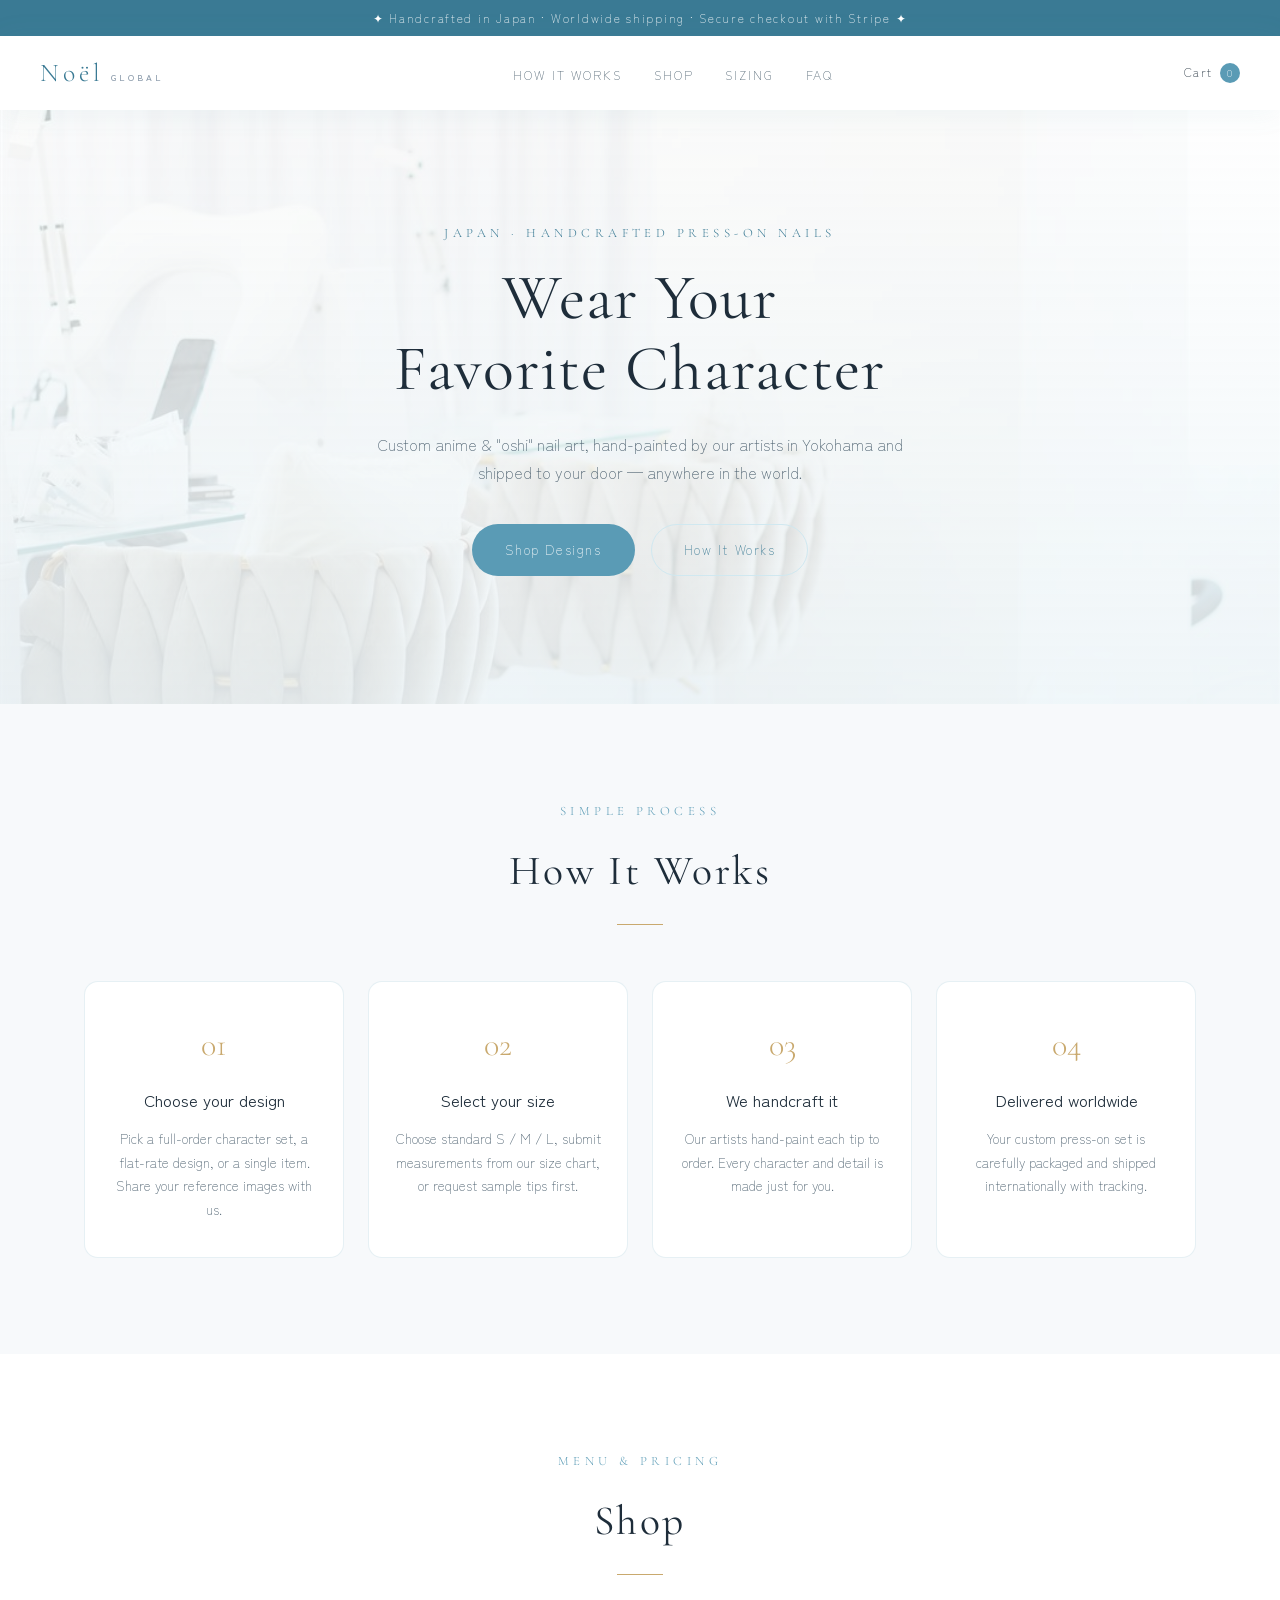
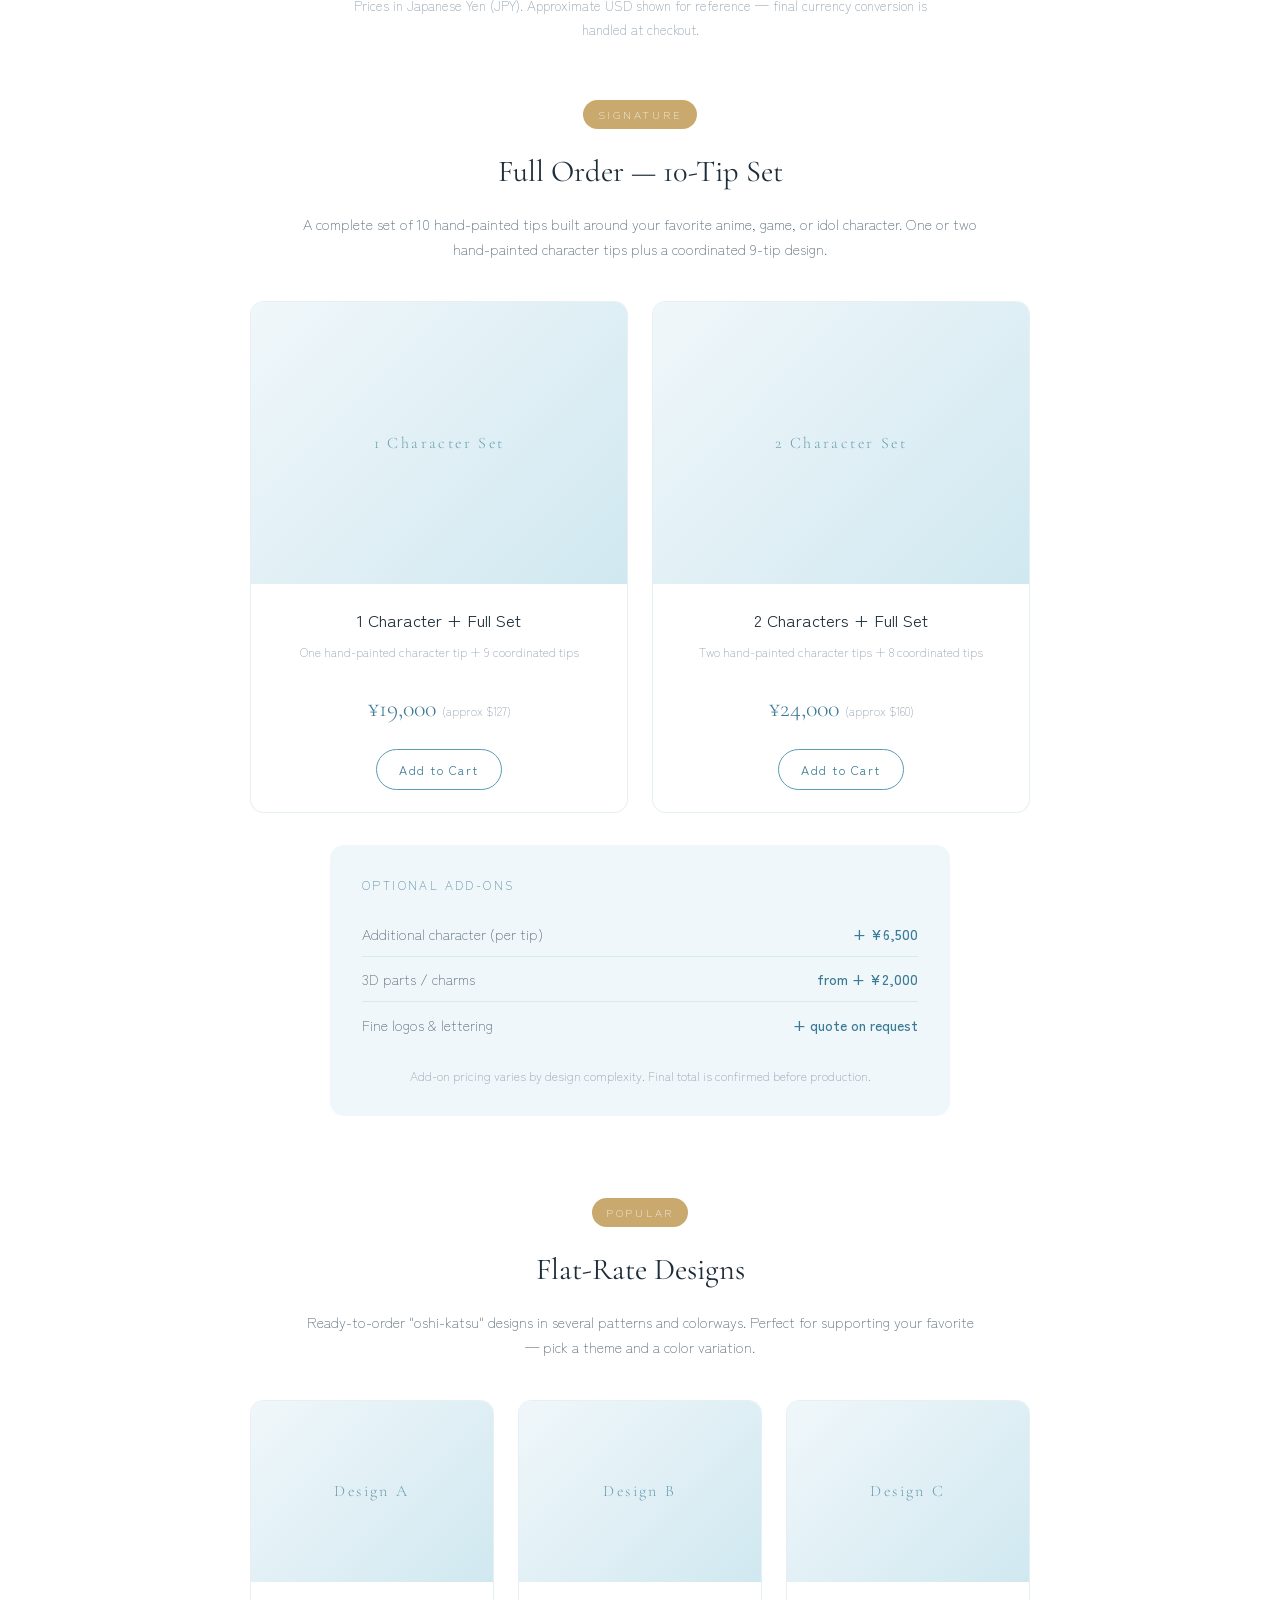
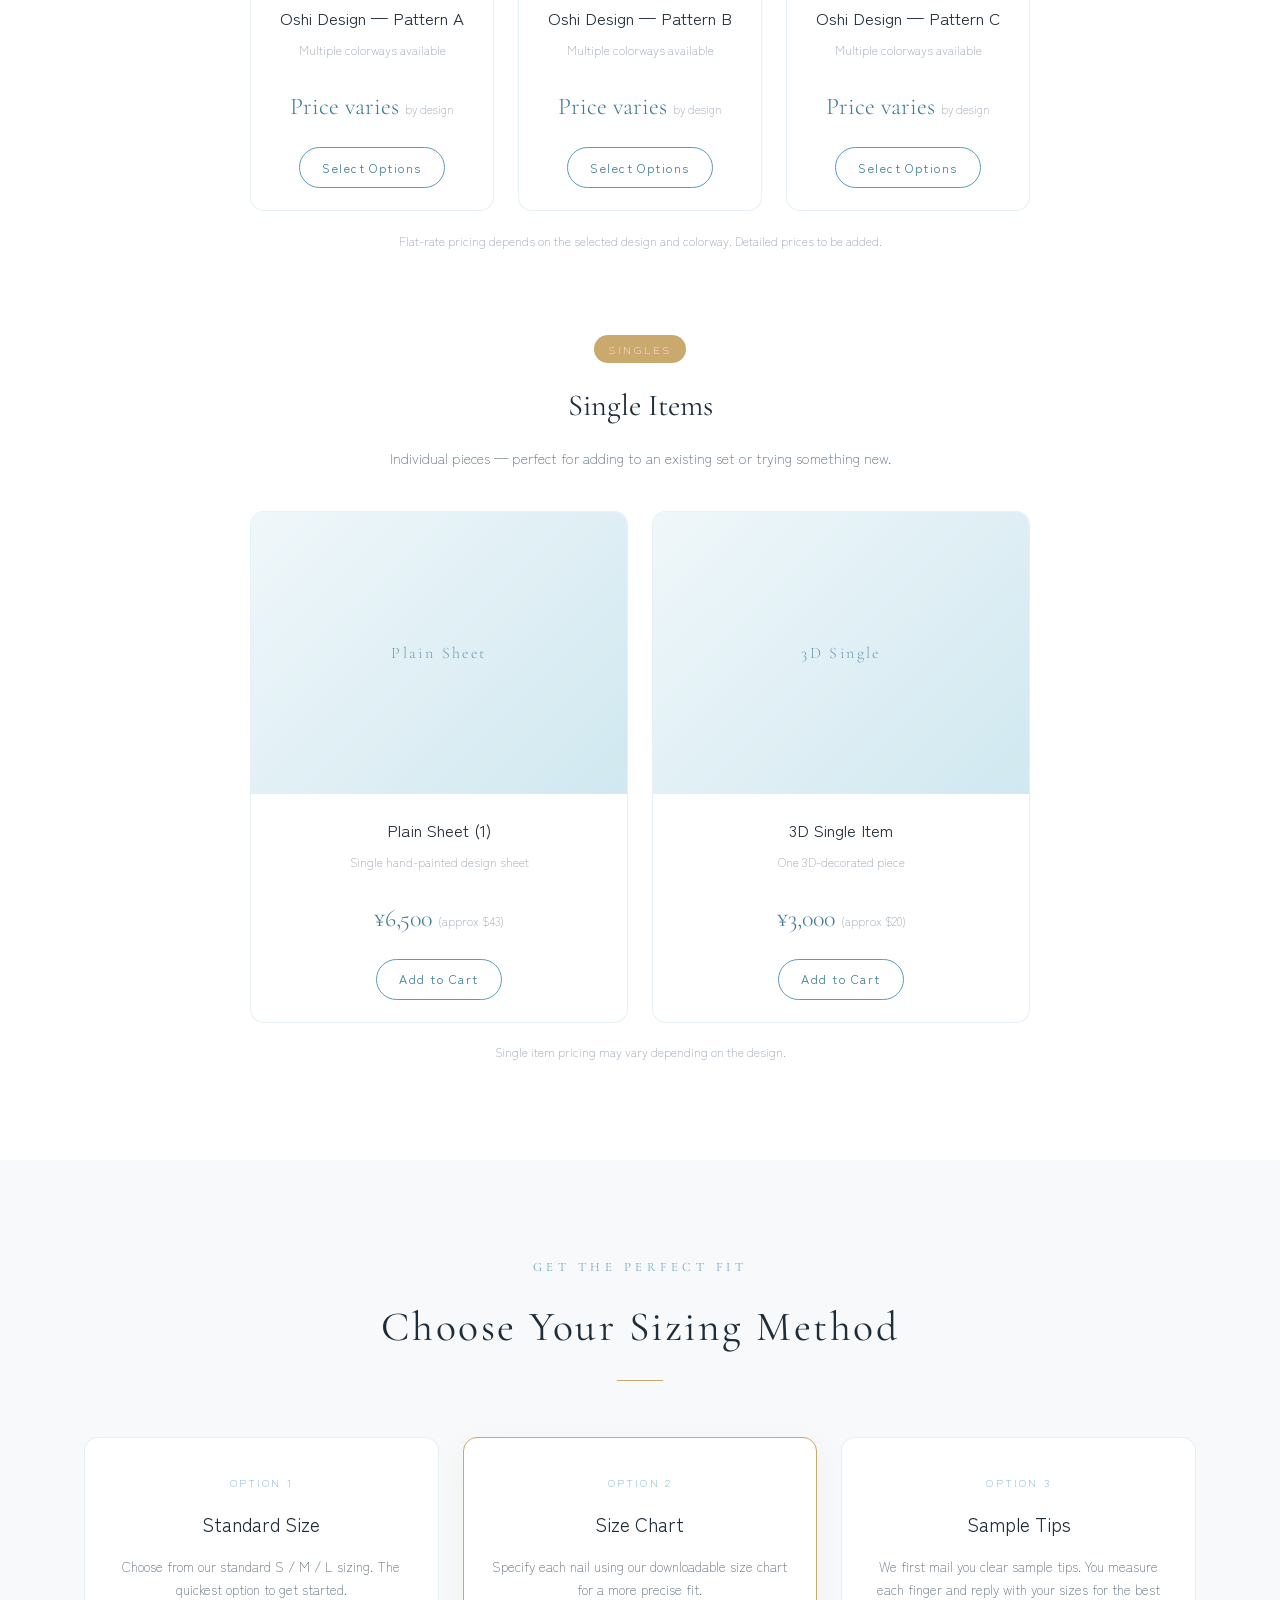
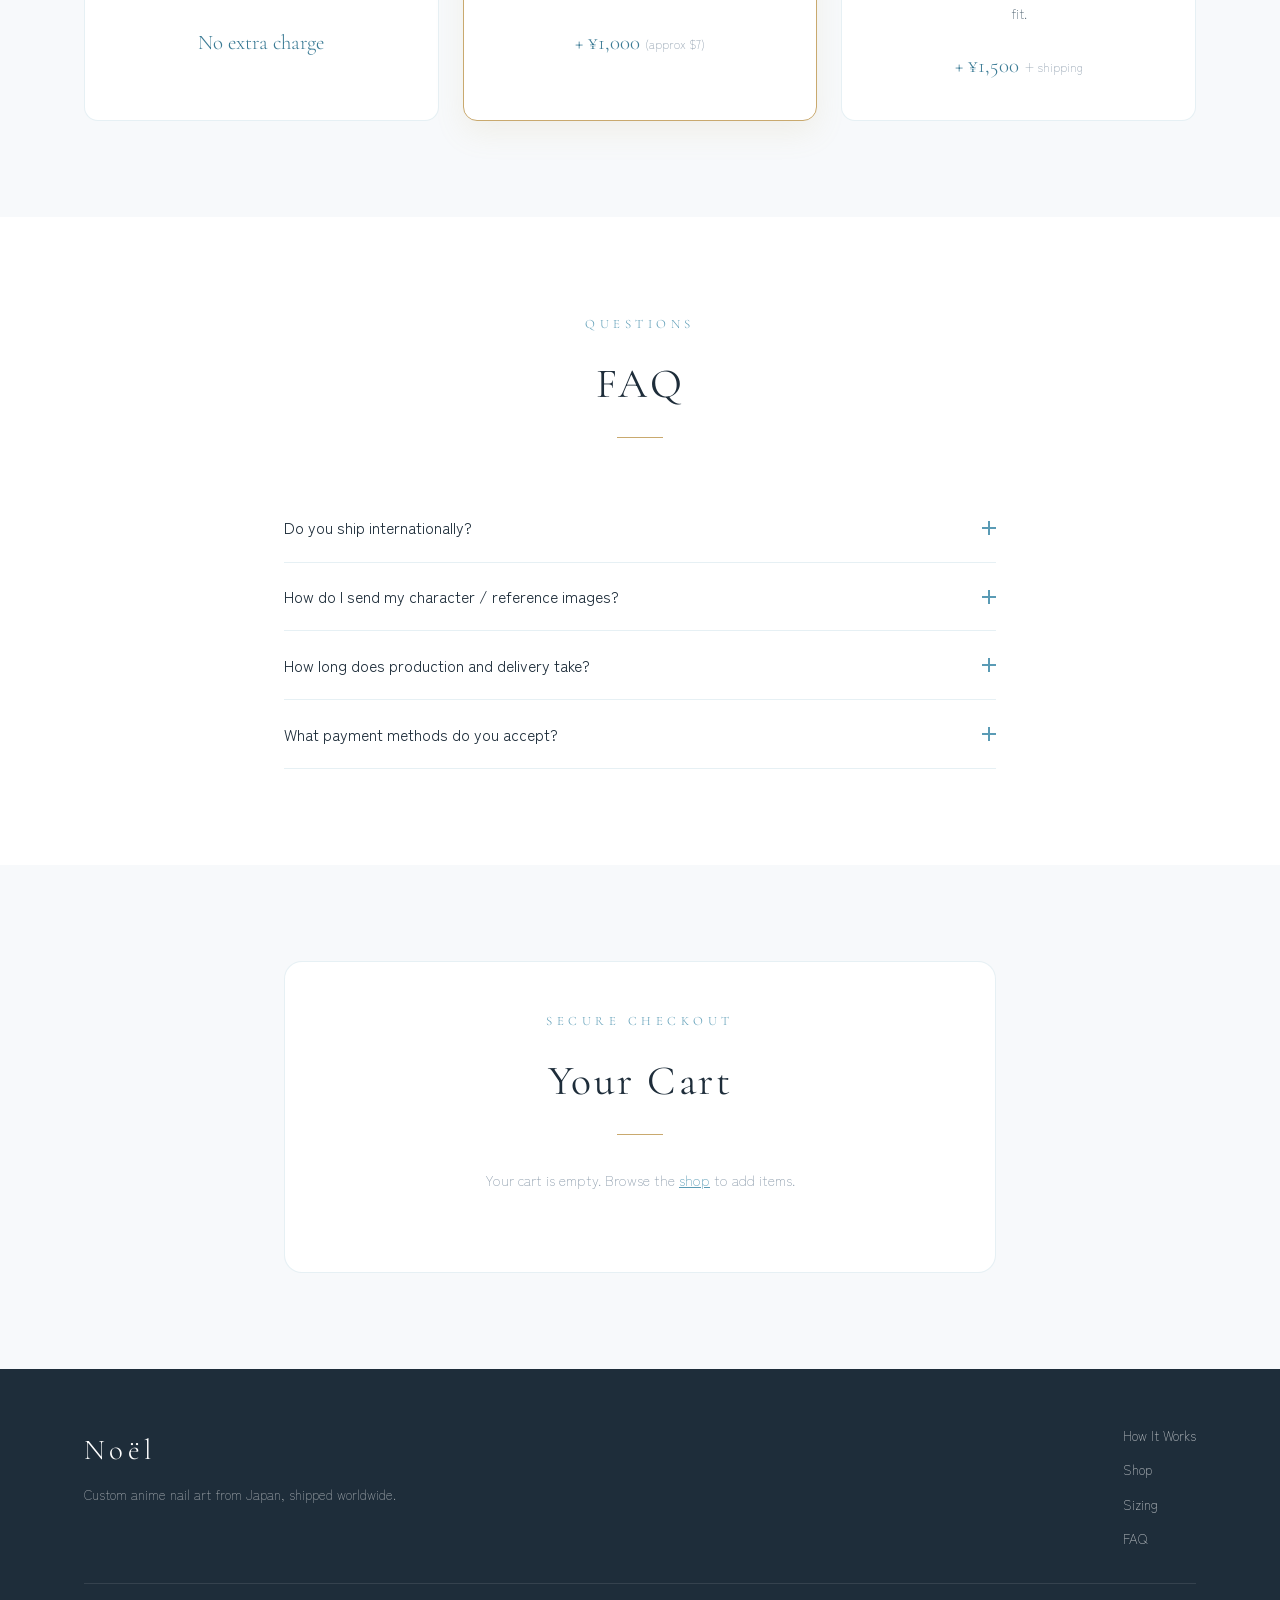
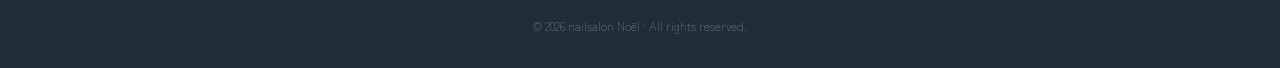
<file: shop/index.html>
<!DOCTYPE html>
<html lang="en">
<head>
  <meta charset="UTF-8">
  <meta name="viewport" content="width=device-width, initial-scale=1.0">
  <title>Noël — Custom Anime Nail Art, Shipped Worldwide</title>
  <meta name="description" content="Handcrafted custom press-on anime & character nail art from Japan. Full-order character sets, flat-rate designs, and single items shipped worldwide. Secure checkout with Stripe.">

  <!-- OGP -->
  <meta property="og:type" content="website">
  <meta property="og:title" content="Noël — Custom Anime Nail Art, Shipped Worldwide">
  <meta property="og:description" content="Handcrafted custom press-on anime & character nail art from Japan, shipped worldwide.">
  <meta property="og:site_name" content="Noël Global">
  <meta property="og:locale" content="en_US">

  <link rel="stylesheet" href="css/style.css">
  <link rel="icon" href="../favicon.svg" type="image/svg+xml">
</head>
<body>

  <!-- Announcement bar -->
  <div class="topbar">
    <p>✦ Handcrafted in Japan · Worldwide shipping · Secure checkout with Stripe ✦</p>
  </div>

  <!-- Navigation -->
  <nav class="navbar">
    <div class="nav-container">
      <a href="#top" class="nav-logo">No&euml;l<span class="nav-logo-sub">GLOBAL</span></a>
      <ul class="nav-links">
        <li><a href="#how">HOW IT WORKS</a></li>
        <li><a href="#shop">SHOP</a></li>
        <li><a href="#sizing">SIZING</a></li>
        <li><a href="#faq">FAQ</a></li>
      </ul>
      <div class="nav-right">
        <a href="#cart" class="nav-cart" id="nav-cart">
          Cart <span class="nav-cart-count" id="cart-count">0</span>
        </a>
        <div class="nav-hamburger">
          <span></span><span></span><span></span>
        </div>
      </div>
    </div>
  </nav>

  <!-- Mobile nav overlay -->
  <div class="nav-overlay">
    <button class="nav-close">&times;</button>
    <ul class="nav-overlay-links">
      <li><a href="#how">HOW IT WORKS</a></li>
      <li><a href="#shop">SHOP</a></li>
      <li><a href="#sizing">SIZING</a></li>
      <li><a href="#faq">FAQ</a></li>
      <li><a href="#cart">CART</a></li>
    </ul>
  </div>

  <!-- Hero -->
  <header class="hero" id="top">
    <div class="hero-inner">
      <p class="hero-eyebrow">JAPAN · HANDCRAFTED PRESS-ON NAILS</p>
      <h1 class="hero-title">Wear Your<br>Favorite Character</h1>
      <p class="hero-lead">
        Custom anime &amp; "oshi" nail art, hand-painted by our artists in Yokohama
        and shipped to your door — anywhere in the world.
      </p>
      <div class="hero-actions">
        <a href="#shop" class="btn btn-primary">Shop Designs</a>
        <a href="#how" class="btn btn-outline">How It Works</a>
      </div>
    </div>
  </header>

  <!-- How it works -->
  <section class="section how-section" id="how">
    <div class="container">
      <div class="section-head">
        <p class="section-eyebrow">SIMPLE PROCESS</p>
        <h2 class="section-title">How It Works</h2>
      </div>
      <div class="steps-grid">
        <div class="step-card">
          <div class="step-num">01</div>
          <h3 class="step-title">Choose your design</h3>
          <p class="step-desc">Pick a full-order character set, a flat-rate design, or a single item. Share your reference images with us.</p>
        </div>
        <div class="step-card">
          <div class="step-num">02</div>
          <h3 class="step-title">Select your size</h3>
          <p class="step-desc">Choose standard S / M / L, submit measurements from our size chart, or request sample tips first.</p>
        </div>
        <div class="step-card">
          <div class="step-num">03</div>
          <h3 class="step-title">We handcraft it</h3>
          <p class="step-desc">Our artists hand-paint each tip to order. Every character and detail is made just for you.</p>
        </div>
        <div class="step-card">
          <div class="step-num">04</div>
          <h3 class="step-title">Delivered worldwide</h3>
          <p class="step-desc">Your custom press-on set is carefully packaged and shipped internationally with tracking.</p>
        </div>
      </div>
    </div>
  </section>

  <!-- Shop / Pricing -->
  <section class="section shop-section" id="shop">
    <div class="container">
      <div class="section-head">
        <p class="section-eyebrow">MENU &amp; PRICING</p>
        <h2 class="section-title">Shop</h2>
        <p class="section-note">Prices in Japanese Yen (JPY). Approximate USD shown for reference — final currency conversion is handled at checkout.</p>
      </div>

      <!-- 1. Full Order -->
      <div class="product-block">
        <div class="product-block-head">
          <span class="product-tag">SIGNATURE</span>
          <h3 class="product-block-title">Full Order — 10-Tip Set</h3>
          <p class="product-block-desc">
            A complete set of 10 hand-painted tips built around your favorite anime, game, or idol character.
            One or two hand-painted character tips plus a coordinated 9-tip design.
          </p>
        </div>

        <div class="product-grid">
          <article class="product-card">
            <div class="product-media">
              <span class="product-media-label">1 Character Set</span>
            </div>
            <div class="product-body">
              <h4 class="product-name">1 Character + Full Set</h4>
              <p class="product-sub">One hand-painted character tip + 9 coordinated tips</p>
              <p class="product-price">&yen;19,000 <span class="price-usd">(approx $127)</span></p>
              <button class="btn btn-buy" data-name="Full Order · 1 Character" data-price="19000">Add to Cart</button>
            </div>
          </article>

          <article class="product-card">
            <div class="product-media">
              <span class="product-media-label">2 Character Set</span>
            </div>
            <div class="product-body">
              <h4 class="product-name">2 Characters + Full Set</h4>
              <p class="product-sub">Two hand-painted character tips + 8 coordinated tips</p>
              <p class="product-price">&yen;24,000 <span class="price-usd">(approx $160)</span></p>
              <button class="btn btn-buy" data-name="Full Order · 2 Characters" data-price="24000">Add to Cart</button>
            </div>
          </article>
        </div>

        <!-- Add-ons -->
        <div class="addon-box">
          <p class="addon-title">Optional Add-ons</p>
          <ul class="addon-list">
            <li><span>Additional character (per tip)</span><span class="addon-price">+ &yen;6,500</span></li>
            <li><span>3D parts / charms</span><span class="addon-price">from + &yen;2,000</span></li>
            <li><span>Fine logos &amp; lettering</span><span class="addon-price">+ quote on request</span></li>
          </ul>
          <p class="addon-note">Add-on pricing varies by design complexity. Final total is confirmed before production.</p>
        </div>
      </div>

      <!-- 2. Flat-rate designs -->
      <div class="product-block">
        <div class="product-block-head">
          <span class="product-tag">POPULAR</span>
          <h3 class="product-block-title">Flat-Rate Designs</h3>
          <p class="product-block-desc">
            Ready-to-order "oshi-katsu" designs in several patterns and colorways.
            Perfect for supporting your favorite — pick a theme and a color variation.
          </p>
        </div>
        <div class="product-grid">
          <article class="product-card">
            <div class="product-media"><span class="product-media-label">Design A</span></div>
            <div class="product-body">
              <h4 class="product-name">Oshi Design — Pattern A</h4>
              <p class="product-sub">Multiple colorways available</p>
              <p class="product-price">Price varies <span class="price-usd">by design</span></p>
              <button class="btn btn-buy" data-name="Flat-Rate Design A" data-price="0">Select Options</button>
            </div>
          </article>
          <article class="product-card">
            <div class="product-media"><span class="product-media-label">Design B</span></div>
            <div class="product-body">
              <h4 class="product-name">Oshi Design — Pattern B</h4>
              <p class="product-sub">Multiple colorways available</p>
              <p class="product-price">Price varies <span class="price-usd">by design</span></p>
              <button class="btn btn-buy" data-name="Flat-Rate Design B" data-price="0">Select Options</button>
            </div>
          </article>
          <article class="product-card">
            <div class="product-media"><span class="product-media-label">Design C</span></div>
            <div class="product-body">
              <h4 class="product-name">Oshi Design — Pattern C</h4>
              <p class="product-sub">Multiple colorways available</p>
              <p class="product-price">Price varies <span class="price-usd">by design</span></p>
              <button class="btn btn-buy" data-name="Flat-Rate Design C" data-price="0">Select Options</button>
            </div>
          </article>
        </div>
        <p class="addon-note">Flat-rate pricing depends on the selected design and colorway. Detailed prices to be added.</p>
      </div>

      <!-- 3. Single items -->
      <div class="product-block">
        <div class="product-block-head">
          <span class="product-tag">SINGLES</span>
          <h3 class="product-block-title">Single Items</h3>
          <p class="product-block-desc">
            Individual pieces — perfect for adding to an existing set or trying something new.
          </p>
        </div>
        <div class="product-grid">
          <article class="product-card">
            <div class="product-media"><span class="product-media-label">Plain Sheet</span></div>
            <div class="product-body">
              <h4 class="product-name">Plain Sheet (1)</h4>
              <p class="product-sub">Single hand-painted design sheet</p>
              <p class="product-price">&yen;6,500 <span class="price-usd">(approx $43)</span></p>
              <button class="btn btn-buy" data-name="Plain Sheet ×1" data-price="6500">Add to Cart</button>
            </div>
          </article>
          <article class="product-card">
            <div class="product-media"><span class="product-media-label">3D Single</span></div>
            <div class="product-body">
              <h4 class="product-name">3D Single Item</h4>
              <p class="product-sub">One 3D-decorated piece</p>
              <p class="product-price">&yen;3,000 <span class="price-usd">(approx $20)</span></p>
              <button class="btn btn-buy" data-name="3D Single" data-price="3000">Add to Cart</button>
            </div>
          </article>
        </div>
        <p class="addon-note">Single item pricing may vary depending on the design.</p>
      </div>
    </div>
  </section>

  <!-- Sizing -->
  <section class="section sizing-section" id="sizing">
    <div class="container">
      <div class="section-head">
        <p class="section-eyebrow">GET THE PERFECT FIT</p>
        <h2 class="section-title">Choose Your Sizing Method</h2>
      </div>
      <div class="sizing-grid">
        <div class="sizing-card">
          <div class="sizing-badge">OPTION 1</div>
          <h3 class="sizing-title">Standard Size</h3>
          <p class="sizing-desc">Choose from our standard S / M / L sizing. The quickest option to get started.</p>
          <p class="sizing-price">No extra charge</p>
        </div>
        <div class="sizing-card sizing-card-featured">
          <div class="sizing-badge">OPTION 2</div>
          <h3 class="sizing-title">Size Chart</h3>
          <p class="sizing-desc">Specify each nail using our downloadable size chart for a more precise fit.</p>
          <p class="sizing-price">+ &yen;1,000 <span class="price-usd">(approx $7)</span></p>
        </div>
        <div class="sizing-card">
          <div class="sizing-badge">OPTION 3</div>
          <h3 class="sizing-title">Sample Tips</h3>
          <p class="sizing-desc">We first mail you clear sample tips. You measure each finger and reply with your sizes for the best fit.</p>
          <p class="sizing-price">+ &yen;1,500 <span class="price-usd">+ shipping</span></p>
        </div>
      </div>
    </div>
  </section>

  <!-- FAQ -->
  <section class="section faq-section" id="faq">
    <div class="container container-narrow">
      <div class="section-head">
        <p class="section-eyebrow">QUESTIONS</p>
        <h2 class="section-title">FAQ</h2>
      </div>
      <div class="faq-list">
        <div class="faq-item">
          <button class="faq-question"><span>Do you ship internationally?</span><span class="faq-icon"></span></button>
          <div class="faq-answer"><div class="faq-answer-inner">Yes. We ship worldwide with tracking. Shipping fees and delivery times are calculated at checkout based on your destination.</div></div>
        </div>
        <div class="faq-item">
          <button class="faq-question"><span>How do I send my character / reference images?</span><span class="faq-icon"></span></button>
          <div class="faq-answer"><div class="faq-answer-inner">After ordering, you'll receive instructions to submit your reference images and design notes. Our artists confirm the details before production begins.</div></div>
        </div>
        <div class="faq-item">
          <button class="faq-question"><span>How long does production and delivery take?</span><span class="faq-icon"></span></button>
          <div class="faq-answer"><div class="faq-answer-inner">Because every set is hand-painted to order, production takes time and varies by design. Estimated timelines are shared after your order is confirmed. (Details to be finalized.)</div></div>
        </div>
        <div class="faq-item">
          <button class="faq-question"><span>What payment methods do you accept?</span><span class="faq-icon"></span></button>
          <div class="faq-answer"><div class="faq-answer-inner">Checkout is securely powered by Stripe, supporting major credit and debit cards. All prices are charged in the currency confirmed at checkout.</div></div>
        </div>
      </div>
    </div>
  </section>

  <!-- Checkout / Cart placeholder -->
  <section class="section checkout-section" id="cart">
    <div class="container container-narrow">
      <div class="checkout-box">
        <p class="section-eyebrow">SECURE CHECKOUT</p>
        <h2 class="section-title">Your Cart</h2>
        <div id="cart-items" class="cart-items">
          <p class="cart-empty">Your cart is empty. Browse the <a href="#shop">shop</a> to add items.</p>
        </div>
        <div class="cart-summary" id="cart-summary" hidden>
          <div class="cart-total-row">
            <span>Subtotal</span>
            <span id="cart-total">&yen;0</span>
          </div>
          <button class="btn btn-primary btn-full" id="checkout-btn">Proceed to Checkout</button>
          <p class="checkout-note">Powered by <strong>Stripe</strong> · Shipping &amp; taxes calculated at checkout</p>
        </div>
      </div>
    </div>
  </section>

  <!-- Footer -->
  <footer class="footer">
    <div class="container">
      <div class="footer-top">
        <div class="footer-brand">
          <p class="footer-logo">No&euml;l</p>
          <p class="footer-tagline">Custom anime nail art from Japan, shipped worldwide.</p>
        </div>
        <div class="footer-links">
          <a href="#how">How It Works</a>
          <a href="#shop">Shop</a>
          <a href="#sizing">Sizing</a>
          <a href="#faq">FAQ</a>
        </div>
      </div>
      <p class="footer-copy">&copy; <span id="footer-year"></span> nailsalon No&euml;l · All rights reserved.</p>
    </div>
  </footer>

  <script src="js/main.js"></script>
</body>
</html>
</file>
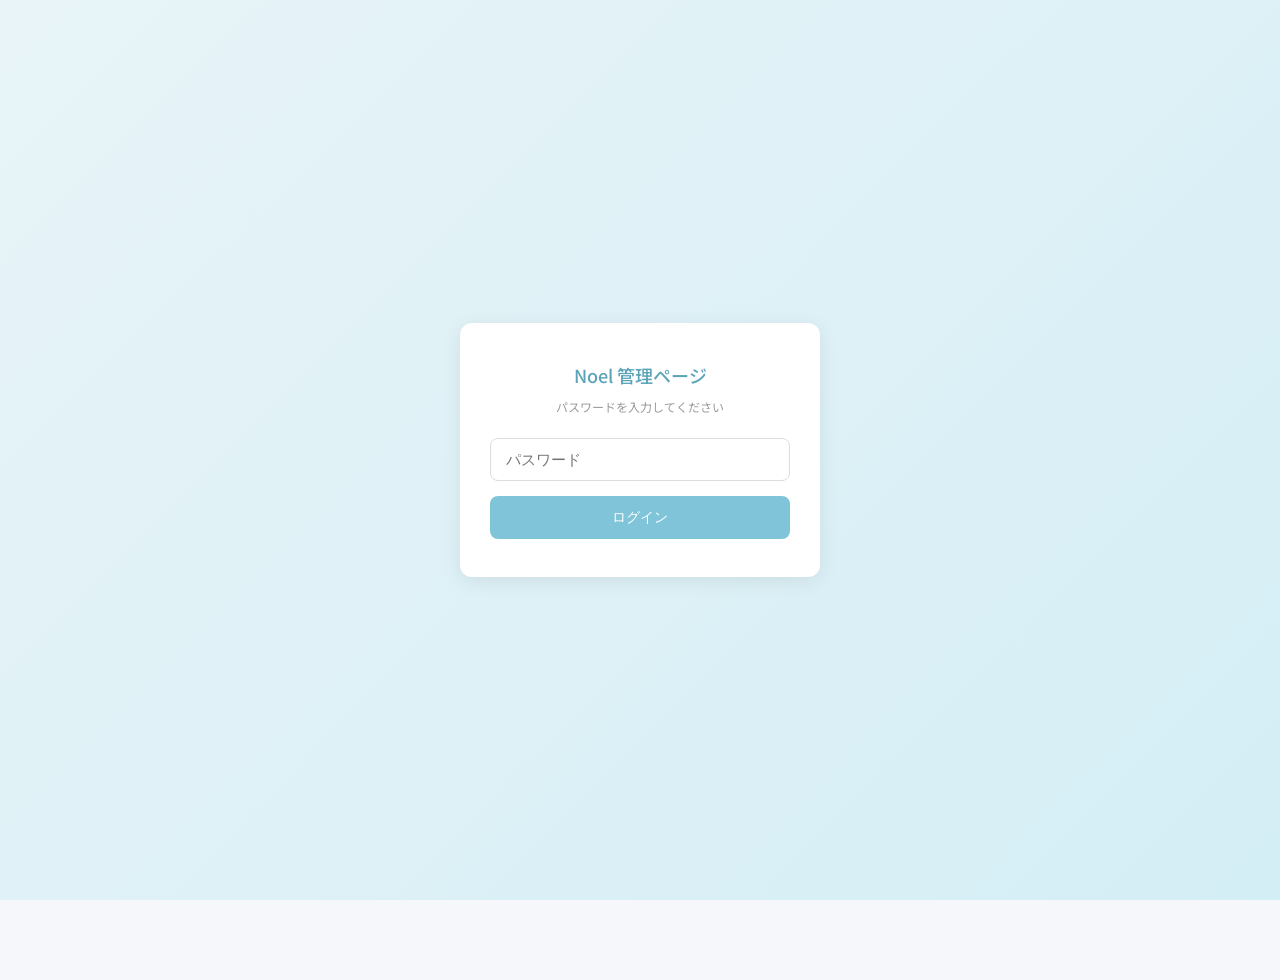
<file: admin.html>
<!DOCTYPE html>
<html lang="ja">
<head>
  <meta charset="UTF-8">
  <meta name="viewport" content="width=device-width, initial-scale=1.0">
  <title>Noël 管理ページ</title>
  <style>
    @import url('https://fonts.googleapis.com/css2?family=Noto+Sans+JP:wght@300;400;500;700&display=swap');
    * { margin: 0; padding: 0; box-sizing: border-box; }
    html { font-size: 15px; }
    body {
      font-family: 'Noto Sans JP', sans-serif;
      background: #f5f7fa;
      color: #333;
      line-height: 1.6;
      padding-bottom: 80px;
    }

    /* Login */
    .login-screen {
      min-height: 100vh;
      display: flex;
      align-items: center;
      justify-content: center;
      padding: 2rem;
      background: linear-gradient(135deg, #e8f4f8, #d4eef5);
    }
    .login-box {
      background: #fff;
      padding: 2.5rem 2rem;
      border-radius: 12px;
      box-shadow: 0 4px 20px rgba(0,0,0,0.08);
      width: 100%;
      max-width: 360px;
      text-align: center;
    }
    .login-box h1 {
      font-size: 1.2rem;
      font-weight: 500;
      margin-bottom: 0.5rem;
      color: #5ba4b8;
    }
    .login-box p { font-size: 0.8rem; color: #999; margin-bottom: 1.5rem; }
    .login-box input {
      width: 100%;
      padding: 0.8rem 1rem;
      border: 1px solid #ddd;
      border-radius: 8px;
      font-size: 1rem;
      margin-bottom: 1rem;
      -webkit-appearance: none;
    }
    .login-box button {
      width: 100%;
      padding: 0.8rem;
      background: #7fc4d8;
      color: #fff;
      border: none;
      border-radius: 8px;
      font-size: 0.95rem;
      cursor: pointer;
    }
    .login-error { color: #e74c3c; font-size: 0.8rem; margin-top: 0.5rem; display: none; }

    /* Header */
    .admin-header {
      background: #fff;
      padding: 1rem 1.2rem;
      box-shadow: 0 2px 8px rgba(0,0,0,0.06);
      display: flex;
      justify-content: space-between;
      align-items: center;
      position: sticky;
      top: 0;
      z-index: 100;
    }
    .admin-header h1 { font-size: 1rem; font-weight: 500; color: #5ba4b8; }
    .admin-header-actions { display: flex; gap: 0.5rem; }
    .admin-header-actions a, .admin-header-actions button {
      padding: 0.4rem 0.8rem;
      font-size: 0.75rem;
      border-radius: 6px;
      border: 1px solid #ddd;
      background: #fff;
      color: #555;
      text-decoration: none;
      cursor: pointer;
      font-family: inherit;
    }

    /* Main */
    .admin-main { display: none; }
    .admin-main.active { display: block; }

    /* Section Card */
    .admin-section {
      background: #fff;
      margin: 0.8rem;
      border-radius: 10px;
      box-shadow: 0 1px 6px rgba(0,0,0,0.05);
      overflow: hidden;
    }
    .admin-section-header {
      display: flex;
      justify-content: space-between;
      align-items: center;
      padding: 1rem 1.2rem;
      cursor: pointer;
      user-select: none;
      border-bottom: 1px solid #f0f0f0;
    }
    .admin-section-header h2 {
      font-size: 0.95rem;
      font-weight: 500;
      display: flex;
      align-items: center;
      gap: 0.5rem;
    }
    .admin-section-header .chevron {
      transition: transform 0.3s;
      font-size: 0.8rem;
      color: #aaa;
    }
    .admin-section.open .chevron { transform: rotate(180deg); }
    .admin-section-body {
      max-height: 0;
      overflow: hidden;
      transition: max-height 0.4s ease;
    }
    .admin-section.open .admin-section-body { max-height: 5000px; }
    .admin-section-inner { padding: 1rem 1.2rem; }

    /* Toggle */
    .toggle-row {
      display: flex;
      align-items: center;
      justify-content: space-between;
      padding: 0.5rem 0;
      border-bottom: 1px solid #f5f5f5;
    }
    .toggle-row label { font-size: 0.85rem; color: #666; }
    .toggle {
      position: relative;
      width: 44px;
      height: 24px;
    }
    .toggle input { opacity: 0; width: 0; height: 0; }
    .toggle-slider {
      position: absolute;
      inset: 0;
      background: #ddd;
      border-radius: 24px;
      cursor: pointer;
      transition: 0.3s;
    }
    .toggle-slider::before {
      content: '';
      position: absolute;
      width: 18px;
      height: 18px;
      left: 3px;
      bottom: 3px;
      background: #fff;
      border-radius: 50%;
      transition: 0.3s;
    }
    .toggle input:checked + .toggle-slider { background: #7fc4d8; }
    .toggle input:checked + .toggle-slider::before { transform: translateX(20px); }

    /* Form Elements */
    .field { margin-bottom: 1rem; }
    .field-label {
      display: block;
      font-size: 0.75rem;
      color: #888;
      margin-bottom: 0.3rem;
      font-weight: 500;
    }
    .field input, .field textarea, .field select {
      width: 100%;
      padding: 0.7rem 0.8rem;
      border: 1px solid #e0e0e0;
      border-radius: 8px;
      font-size: 0.9rem;
      font-family: inherit;
      background: #fafafa;
      -webkit-appearance: none;
    }
    .field textarea { min-height: 80px; resize: vertical; line-height: 1.6; }
    .field input:focus, .field textarea:focus {
      outline: none;
      border-color: #7fc4d8;
      background: #fff;
    }

    /* Item List */
    .item-card {
      background: #f9fafb;
      border: 1px solid #eee;
      border-radius: 8px;
      padding: 1rem;
      margin-bottom: 0.8rem;
      position: relative;
    }
    .item-card-header {
      display: flex;
      justify-content: space-between;
      align-items: center;
      margin-bottom: 0.8rem;
    }
    .item-card-title { font-size: 0.8rem; font-weight: 500; color: #5ba4b8; }
    .btn-remove {
      background: none;
      border: none;
      color: #e74c3c;
      font-size: 0.75rem;
      cursor: pointer;
      padding: 0.2rem 0.5rem;
    }
    .btn-add {
      display: block;
      width: 100%;
      padding: 0.7rem;
      background: #f0f8fb;
      border: 1px dashed #b8dce8;
      border-radius: 8px;
      color: #5ba4b8;
      font-size: 0.85rem;
      cursor: pointer;
      text-align: center;
      font-family: inherit;
      margin-top: 0.5rem;
    }
    .btn-add:active { background: #e0f2f7; }

    /* Category Tabs in Admin */
    .admin-cat-tabs {
      display: flex;
      gap: 0.3rem;
      margin-bottom: 1rem;
      flex-wrap: wrap;
    }
    .admin-cat-tab {
      padding: 0.4rem 0.8rem;
      font-size: 0.75rem;
      border: 1px solid #ddd;
      border-radius: 6px;
      background: #fff;
      cursor: pointer;
      font-family: inherit;
    }
    .admin-cat-tab.active {
      background: #7fc4d8;
      color: #fff;
      border-color: #7fc4d8;
    }
    .admin-cat-content { display: none; }
    .admin-cat-content.active { display: block; }

    /* Floating Save Bar */
    .save-bar {
      position: fixed;
      bottom: 0;
      left: 0;
      right: 0;
      background: #fff;
      padding: 0.8rem 1.2rem;
      box-shadow: 0 -2px 10px rgba(0,0,0,0.08);
      display: flex;
      gap: 0.5rem;
      z-index: 100;
    }
    .btn-save {
      flex: 1;
      padding: 0.8rem;
      background: #7fc4d8;
      color: #fff;
      border: none;
      border-radius: 8px;
      font-size: 0.95rem;
      cursor: pointer;
      font-family: inherit;
      font-weight: 500;
    }
    .btn-save:active { background: #5ba4b8; }
    .btn-preview {
      padding: 0.8rem 1.2rem;
      background: #fff;
      border: 1px solid #ddd;
      border-radius: 8px;
      font-size: 0.95rem;
      cursor: pointer;
      font-family: inherit;
    }

    /* Toast */
    .toast {
      position: fixed;
      top: 70px;
      left: 50%;
      transform: translateX(-50%) translateY(-20px);
      background: #333;
      color: #fff;
      padding: 0.6rem 1.5rem;
      border-radius: 8px;
      font-size: 0.85rem;
      opacity: 0;
      transition: all 0.3s;
      z-index: 200;
      pointer-events: none;
    }
    .toast.show { opacity: 1; transform: translateX(-50%) translateY(0); }

    /* Image preview */
    .img-preview {
      width: 60px;
      height: 60px;
      object-fit: cover;
      border-radius: 6px;
      border: 1px solid #eee;
      margin-top: 0.3rem;
    }
    .img-upload-row {
      display: flex;
      gap: 0.5rem;
      align-items: center;
      margin-top: 0.3rem;
    }
    .btn-upload {
      padding: 0.5rem 1rem;
      background: #5a9bb5;
      color: #fff;
      border: none;
      border-radius: 6px;
      font-size: 0.8rem;
      cursor: pointer;
      font-family: inherit;
      white-space: nowrap;
      flex-shrink: 0;
    }
    .btn-upload:active { background: #3a7a94; }
    .upload-status {
      font-size: 0.7rem;
      color: #888;
    }

    /* Staff designs grid in admin */
    .staff-designs-admin {
      display: flex;
      flex-wrap: wrap;
      gap: 0.5rem;
      margin-bottom: 0.5rem;
    }
    .staff-design-item {
      width: 74px;
      display: flex;
      flex-direction: column;
      gap: 3px;
    }
    .staff-design-preview {
      width: 74px;
      height: 74px;
      object-fit: cover;
      border-radius: 6px;
      border: 1px solid #e0e0e0;
      display: block;
    }
    .staff-design-placeholder {
      width: 74px;
      height: 74px;
      border-radius: 6px;
      border: 1px dashed #ccc;
      display: flex;
      align-items: center;
      justify-content: center;
      font-size: 0.65rem;
      color: #bbb;
      background: #f9fafb;
    }
    .staff-design-item .btn-upload {
      width: 100%;
      padding: 0.25rem;
      font-size: 0.65rem;
      text-align: center;
    }
    .staff-design-item .btn-remove {
      width: 100%;
      text-align: center;
      font-size: 0.65rem;
      padding: 0.15rem;
    }
  </style>
</head>
<body>

  <!-- Login Screen -->
  <div id="loginScreen" class="login-screen">
    <div class="login-box">
      <h1>Noel 管理ページ</h1>
      <p>パスワードを入力してください</p>
      <input type="password" id="loginPassword" placeholder="パスワード" autocomplete="off">
      <button onclick="doLogin()">ログイン</button>
      <p class="login-error" id="loginError">パスワードが違います</p>
    </div>
  </div>

  <!-- Admin Main -->
  <div id="adminMain" class="admin-main">
    <header class="admin-header">
      <h1>Noel 管理</h1>
      <div class="admin-header-actions">
        <a href="index.html" target="_blank">サイト確認</a>
        <button onclick="doLogout()">ログアウト</button>
      </div>
    </header>

    <!-- HERO -->
    <div class="admin-section open">
      <div class="admin-section-header" onclick="toggleAdminSection(this)">
        <h2>🏠 ヒーロー（トップ画面）</h2>
        <span class="chevron">▼</span>
      </div>
      <div class="admin-section-body">
        <div class="admin-section-inner">
          <div class="field">
            <label class="field-label">サブタイトル（上）</label>
            <input type="text" data-path="hero.subtitleTop">
          </div>
          <div class="field">
            <label class="field-label">メインタイトル</label>
            <input type="text" data-path="hero.title">
          </div>
          <div class="field">
            <label class="field-label">キャッチコピー</label>
            <input type="text" data-path="hero.subtitle">
          </div>
        </div>
      </div>
    </div>

    <!-- CONCEPT -->
    <div class="admin-section">
      <div class="admin-section-header" onclick="toggleAdminSection(this)">
        <h2>✨ コンセプト</h2>
        <span class="chevron">▼</span>
      </div>
      <div class="admin-section-body">
        <div class="admin-section-inner">
          <div class="toggle-row">
            <label>セクションを表示</label>
            <div class="toggle">
              <input type="checkbox" data-path="concept.visible">
              <span class="toggle-slider"></span>
            </div>
          </div>
          <div class="field">
            <label class="field-label">見出し（改行で改行表示）</label>
            <textarea rows="2" data-path="concept.heading"></textarea>
          </div>
          <div class="field">
            <label class="field-label">本文1</label>
            <textarea data-path="concept.paragraph1"></textarea>
          </div>
          <div class="field">
            <label class="field-label">本文2</label>
            <textarea data-path="concept.paragraph2"></textarea>
          </div>
          <div class="field">
            <label class="field-label">画像</label>
            <div class="img-upload-row">
              <button class="btn-upload" onclick="pickImage('concept.imageUrl')">写真を選ぶ</button>
              <span class="upload-status" id="status-concept.imageUrl"></span>
            </div>
            <input type="hidden" data-path="concept.imageUrl">
            <img class="img-preview" id="preview-concept.imageUrl" style="display:none">
          </div>
          <div id="conceptFeatures"></div>
        </div>
      </div>
    </div>

    <!-- STAFF -->
    <div class="admin-section">
      <div class="admin-section-header" onclick="toggleAdminSection(this)">
        <h2>👤 スタッフ</h2>
        <span class="chevron">▼</span>
      </div>
      <div class="admin-section-body">
        <div class="admin-section-inner">
          <div class="toggle-row">
            <label>セクションを表示</label>
            <div class="toggle">
              <input type="checkbox" data-path="staff.visible">
              <span class="toggle-slider"></span>
            </div>
          </div>
          <div id="staffList"></div>
          <button class="btn-add" onclick="addStaff()">+ スタッフを追加</button>
        </div>
      </div>
    </div>

    <!-- MENU -->
    <div class="admin-section">
      <div class="admin-section-header" onclick="toggleAdminSection(this)">
        <h2>📋 メニュー・料金</h2>
        <span class="chevron">▼</span>
      </div>
      <div class="admin-section-body">
        <div class="admin-section-inner">
          <div class="toggle-row">
            <label>セクションを表示</label>
            <div class="toggle">
              <input type="checkbox" data-path="menu.visible">
              <span class="toggle-slider"></span>
            </div>
          </div>
          <div class="field">
            <label class="field-label">注意書き</label>
            <textarea data-path="menu.note"></textarea>
          </div>
          <div class="admin-cat-tabs" id="menuCatTabs"></div>
          <div id="menuCatContents"></div>
          <button class="btn-add" onclick="addMenuCategory()">+ カテゴリを追加</button>
        </div>
      </div>
    </div>

    <!-- GALLERY -->
    <div class="admin-section">
      <div class="admin-section-header" onclick="toggleAdminSection(this)">
        <h2>🖼 ギャラリー</h2>
        <span class="chevron">▼</span>
      </div>
      <div class="admin-section-body">
        <div class="admin-section-inner">
          <div class="toggle-row">
            <label>セクションを表示</label>
            <div class="toggle">
              <input type="checkbox" data-path="gallery.visible">
              <span class="toggle-slider"></span>
            </div>
          </div>
          <div id="galleryList"></div>
          <button class="btn-add" onclick="addGalleryImage()">+ 画像を追加</button>
        </div>
      </div>
    </div>

    <!-- INTERIOR -->
    <div class="admin-section">
      <div class="admin-section-header" onclick="toggleAdminSection(this)">
        <h2>🏪 サロンの雰囲気</h2>
        <span class="chevron">▼</span>
      </div>
      <div class="admin-section-body">
        <div class="admin-section-inner">
          <div class="toggle-row">
            <label>セクションを表示</label>
            <div class="toggle">
              <input type="checkbox" data-path="interior.visible">
              <span class="toggle-slider"></span>
            </div>
          </div>
          <div id="interiorList"></div>
          <button class="btn-add" onclick="addInteriorImage()">+ 画像を追加</button>
        </div>
      </div>
    </div>

    <!-- FAQ -->
    <div class="admin-section">
      <div class="admin-section-header" onclick="toggleAdminSection(this)">
        <h2>❓ よくある質問</h2>
        <span class="chevron">▼</span>
      </div>
      <div class="admin-section-body">
        <div class="admin-section-inner">
          <div class="toggle-row">
            <label>セクションを表示</label>
            <div class="toggle">
              <input type="checkbox" data-path="faq.visible">
              <span class="toggle-slider"></span>
            </div>
          </div>
          <div id="faqList"></div>
          <button class="btn-add" onclick="addFaq()">+ 質問を追加</button>
        </div>
      </div>
    </div>

    <!-- ACCESS -->
    <div class="admin-section">
      <div class="admin-section-header" onclick="toggleAdminSection(this)">
        <h2>📍 アクセス</h2>
        <span class="chevron">▼</span>
      </div>
      <div class="admin-section-body">
        <div class="admin-section-inner">
          <div class="toggle-row">
            <label>セクションを表示</label>
            <div class="toggle">
              <input type="checkbox" data-path="access.visible">
              <span class="toggle-slider"></span>
            </div>
          </div>
          <div class="field">
            <label class="field-label">サロン名</label>
            <input type="text" data-path="access.salonName">
          </div>
          <div class="field">
            <label class="field-label">住所</label>
            <input type="text" data-path="access.address">
          </div>
          <div class="field">
            <label class="field-label">エリア</label>
            <input type="text" data-path="access.area">
          </div>
          <div class="field">
            <label class="field-label">最寄り駅（改行で複数行）</label>
            <textarea rows="2" data-path="access.stations"></textarea>
          </div>
          <div class="field">
            <label class="field-label">営業時間</label>
            <input type="text" data-path="access.hours">
          </div>
          <div class="field">
            <label class="field-label">定休日</label>
            <input type="text" data-path="access.holidays">
          </div>
          <div class="field">
            <label class="field-label">対応メニュー</label>
            <input type="text" data-path="access.features">
          </div>
          <div class="field">
            <label class="field-label">Google Map 埋め込みURL</label>
            <input type="url" data-path="access.mapEmbedUrl" placeholder="https://www.google.com/maps/embed?...">
          </div>
        </div>
      </div>
    </div>

    <!-- CONTACT -->
    <div class="admin-section">
      <div class="admin-section-header" onclick="toggleAdminSection(this)">
        <h2>📞 予約・お問い合わせ</h2>
        <span class="chevron">▼</span>
      </div>
      <div class="admin-section-body">
        <div class="admin-section-inner">
          <div class="field">
            <label class="field-label">公式LINE URL</label>
            <input type="url" data-path="contact.lineUrl" placeholder="https://lin.ee/...">
          </div>
          <div class="field">
            <label class="field-label">ホットペッパービューティー URL</label>
            <input type="url" data-path="contact.hpbUrl" placeholder="https://beauty.hotpepper.jp/...">
          </div>
          <div class="field">
            <label class="field-label">Instagram URL</label>
            <input type="url" data-path="contact.instagramUrl">
          </div>
          <div class="field">
            <label class="field-label">注意書き</label>
            <input type="text" data-path="contact.note">
          </div>
        </div>
      </div>
    </div>

    <!-- Save Bar -->
    <div class="save-bar">
      <button class="btn-save" onclick="doSave()">保存する</button>
      <button class="btn-preview" onclick="window.open('index.html','_blank')">確認</button>
    </div>
  </div>

  <div class="toast" id="toast"></div>

  <script src="js/content.js"></script>
  <script>
    const ADMIN_PASS_KEY = 'noel_admin_pass';
    const ADMIN_PASSWORD = 'noel2026';
    let currentContent = null;

    // --- Login ---
    function doLogin() {
      const pw = document.getElementById('loginPassword').value;
      if (pw === ADMIN_PASSWORD) {
        sessionStorage.setItem(ADMIN_PASS_KEY, 'ok');
        showAdmin();
      } else {
        document.getElementById('loginError').style.display = 'block';
      }
    }
    document.getElementById('loginPassword').addEventListener('keydown', e => {
      if (e.key === 'Enter') doLogin();
    });

    function doLogout() {
      sessionStorage.removeItem(ADMIN_PASS_KEY);
      location.reload();
    }

    function showAdmin() {
      document.getElementById('loginScreen').style.display = 'none';
      document.getElementById('adminMain').classList.add('active');
      currentContent = loadContent();
      populateAll();
    }

    if (sessionStorage.getItem(ADMIN_PASS_KEY) === 'ok') {
      showAdmin();
    }

    // --- Section Toggle ---
    function toggleAdminSection(header) {
      header.closest('.admin-section').classList.toggle('open');
    }

    // --- Populate Fields ---
    function populateAll() {
      const c = currentContent;
      document.querySelectorAll('[data-path]').forEach(el => {
        const val = getByPath(c, el.dataset.path);
        if (el.type === 'checkbox') {
          el.checked = val !== false;
        } else {
          el.value = val || '';
        }
      });
      // Show concept image preview if exists
      const conceptImg = document.getElementById('preview-concept.imageUrl');
      if (conceptImg && c.concept.imageUrl) {
        conceptImg.src = c.concept.imageUrl;
        conceptImg.style.display = 'block';
        const st = document.getElementById('status-concept.imageUrl');
        if (st) st.textContent = '選択済み';
      }
      renderConceptFeatures();
      renderStaffList();
      renderMenuCategories();
      renderGalleryList();
      renderInteriorList();
      renderFaqList();
    }

    // --- Collect Fields ---
    function collectAll() {
      document.querySelectorAll('[data-path]').forEach(el => {
        const val = el.type === 'checkbox' ? el.checked : el.value;
        setByPath(currentContent, el.dataset.path, val);
      });
      collectStaff();
      collectMenu();
      collectGallery();
      collectInterior();
      collectFaq();
      collectConceptFeatures();
    }

    // --- Save ---
    function doSave() {
      collectAll();
      if (saveContent(currentContent)) {
        showToast('保存しました');
      } else {
        showToast('保存に失敗しました');
      }
    }

    // --- Concept Features ---
    function renderConceptFeatures() {
      const container = document.getElementById('conceptFeatures');
      container.innerHTML = currentContent.concept.features.map((f, i) => `
        <div class="item-card">
          <div class="item-card-header">
            <span class="item-card-title">特徴 ${i + 1}</span>
          </div>
          <div class="field">
            <label class="field-label">アイコン（絵文字）</label>
            <input type="text" data-cf-icon="${i}" value="${esc(f.icon)}" style="width:60px">
          </div>
          <div class="field">
            <label class="field-label">タイトル</label>
            <input type="text" data-cf-title="${i}" value="${esc(f.title)}">
          </div>
        </div>
      `).join('');
    }
    function collectConceptFeatures() {
      currentContent.concept.features = currentContent.concept.features.map((f, i) => ({
        icon: document.querySelector(`[data-cf-icon="${i}"]`)?.value || f.icon,
        title: document.querySelector(`[data-cf-title="${i}"]`)?.value || f.title
      }));
    }

    // --- Staff ---
    function renderStaffList() {
      const container = document.getElementById('staffList');
      container.innerHTML = currentContent.staff.members.map((m, i) => {
        const designs = m.designs || [];
        return `
        <div class="item-card">
          <div class="item-card-header">
            <span class="item-card-title">スタッフ ${i + 1}</span>
            <button class="btn-remove" onclick="removeStaff(${i})">削除</button>
          </div>
          <div class="field">
            <label class="field-label">名前</label>
            <input type="text" data-staff-name="${i}" value="${esc(m.name)}">
          </div>
          <div class="field">
            <label class="field-label">役職</label>
            <input type="text" data-staff-role="${i}" value="${esc(m.role)}">
          </div>
          <div class="field">
            <label class="field-label">紹介文</label>
            <textarea data-staff-desc="${i}">${esc(m.desc)}</textarea>
          </div>
          <div class="field">
            <label class="field-label">プロフィール写真</label>
            <div class="img-upload-row">
              <button class="btn-upload" onclick="pickImage('staff-photo-${i}')">写真を選ぶ</button>
              <span class="upload-status" id="status-staff-photo-${i}"></span>
            </div>
            <input type="hidden" data-staff-photo="${i}" value="${esc(m.photoUrl)}">
            ${m.photoUrl ? `<img src="${esc(m.photoUrl)}" class="img-preview" id="preview-staff-photo-${i}">` : `<img class="img-preview" id="preview-staff-photo-${i}" style="display:none">`}
          </div>
          <div class="field">
            <label class="field-label">作品写真（クリックで拡大表示されます）</label>
            <div class="staff-designs-admin" id="staff-designs-${i}">
              ${designs.map((d, j) => `
                <div class="staff-design-item">
                  ${d.url
                    ? `<img src="${esc(d.url)}" class="staff-design-preview" id="preview-staff-design-${i}-${j}">`
                    : `<div class="staff-design-placeholder" id="preview-staff-design-${i}-${j}">未選択</div>`}
                  <button class="btn-upload" onclick="pickImage('staff-design-${i}-${j}')">変更</button>
                  <button class="btn-remove" onclick="removeStaffDesign(${i},${j})">削除</button>
                  <input type="hidden" data-staff-design="${i}-${j}" value="${esc(d.url)}">
                  <input type="hidden" data-staff-design-label="${i}-${j}" value="${esc(d.label || '')}">
                  <span class="upload-status" id="status-staff-design-${i}-${j}"></span>
                </div>
              `).join('')}
            </div>
            <button class="btn-add" onclick="addStaffDesign(${i})">+ 作品を追加</button>
          </div>
        </div>
        `;
      }).join('');
    }
    function collectStaff() {
      currentContent.staff.members = currentContent.staff.members.map((m, i) => {
        const designs = [];
        (m.designs || []).forEach((d, j) => {
          const url   = document.querySelector(`[data-staff-design="${i}-${j}"]`)?.value || '';
          const label = document.querySelector(`[data-staff-design-label="${i}-${j}"]`)?.value || '';
          designs.push({ url, label });
        });
        return {
          name:     document.querySelector(`[data-staff-name="${i}"]`)?.value || '',
          role:     document.querySelector(`[data-staff-role="${i}"]`)?.value || '',
          desc:     document.querySelector(`[data-staff-desc="${i}"]`)?.value || '',
          photoUrl: document.querySelector(`[data-staff-photo="${i}"]`)?.value || '',
          designs
        };
      });
    }
    function addStaff() {
      collectAll();
      currentContent.staff.members.push({ name: '', role: '', desc: '', photoUrl: '', designs: [] });
      renderStaffList();
    }
    function removeStaff(i) {
      collectAll();
      currentContent.staff.members.splice(i, 1);
      renderStaffList();
    }
    function addStaffDesign(i) {
      collectAll();
      if (!currentContent.staff.members[i].designs) currentContent.staff.members[i].designs = [];
      currentContent.staff.members[i].designs.push({ url: '', label: '' });
      renderStaffList();
    }
    function removeStaffDesign(i, j) {
      collectAll();
      currentContent.staff.members[i].designs.splice(j, 1);
      renderStaffList();
    }

    // --- Menu ---
    var activeMenuCat = 0;
    function renderMenuCategories() {
      const tabs = document.getElementById('menuCatTabs');
      const contents = document.getElementById('menuCatContents');
      const cats = currentContent.menu.categories;

      tabs.innerHTML = cats.map((cat, i) =>
        `<button class="admin-cat-tab${i === activeMenuCat ? ' active' : ''}" onclick="switchMenuCat(${i})">${esc(cat.name)}</button>`
      ).join('');

      contents.innerHTML = cats.map((cat, ci) => `
        <div class="admin-cat-content${ci === activeMenuCat ? ' active' : ''}" data-menu-cat="${ci}">
          <div class="field">
            <label class="field-label">カテゴリ名</label>
            <input type="text" data-catname="${ci}" value="${esc(cat.name)}">
          </div>
          <button class="btn-remove" onclick="removeMenuCategory(${ci})" style="margin-bottom:0.8rem;font-size:0.75rem">このカテゴリを削除</button>
          ${cat.items.map((item, ii) => `
            <div class="item-card">
              <div class="item-card-header">
                <span class="item-card-title">${esc(item.name) || 'メニュー ' + (ii+1)}</span>
                <button class="btn-remove" onclick="removeMenuItem(${ci},${ii})">削除</button>
              </div>
              <div class="field">
                <label class="field-label">メニュー名</label>
                <input type="text" data-mi-name="${ci}-${ii}" value="${esc(item.name)}">
              </div>
              <div class="field">
                <label class="field-label">説明</label>
                <input type="text" data-mi-desc="${ci}-${ii}" value="${esc(item.desc)}">
              </div>
              <div class="field">
                <label class="field-label">料金</label>
                <input type="text" data-mi-price="${ci}-${ii}" value="${esc(item.price)}">
              </div>
            </div>
          `).join('')}
          <button class="btn-add" onclick="addMenuItem(${ci})">+ メニューを追加</button>
        </div>
      `).join('');
    }
    function switchMenuCat(i) {
      collectAll();
      activeMenuCat = i;
      renderMenuCategories();
    }
    function collectMenu() {
      currentContent.menu.categories = currentContent.menu.categories.map((cat, ci) => ({
        name: document.querySelector(`[data-catname="${ci}"]`)?.value || cat.name,
        items: cat.items.map((item, ii) => ({
          name: document.querySelector(`[data-mi-name="${ci}-${ii}"]`)?.value || '',
          desc: document.querySelector(`[data-mi-desc="${ci}-${ii}"]`)?.value || '',
          price: document.querySelector(`[data-mi-price="${ci}-${ii}"]`)?.value || ''
        }))
      }));
    }
    function addMenuItem(ci) {
      collectAll();
      currentContent.menu.categories[ci].items.push({ name: '', desc: '', price: '' });
      renderMenuCategories();
    }
    function removeMenuItem(ci, ii) {
      collectAll();
      currentContent.menu.categories[ci].items.splice(ii, 1);
      renderMenuCategories();
    }
    function addMenuCategory() {
      collectAll();
      currentContent.menu.categories.push({ name: '新しいカテゴリ', items: [] });
      activeMenuCat = currentContent.menu.categories.length - 1;
      renderMenuCategories();
    }
    function removeMenuCategory(ci) {
      if (!confirm('このカテゴリを削除しますか？')) return;
      collectAll();
      currentContent.menu.categories.splice(ci, 1);
      activeMenuCat = Math.max(0, activeMenuCat - 1);
      renderMenuCategories();
    }

    // --- Gallery ---
    function renderGalleryList() {
      const container = document.getElementById('galleryList');
      container.innerHTML = currentContent.gallery.images.map((img, i) => `
        <div class="item-card">
          <div class="item-card-header">
            <span class="item-card-title">${esc(img.label) || '画像 ' + (i+1)}</span>
            <button class="btn-remove" onclick="removeGalleryImage(${i})">削除</button>
          </div>
          <div class="field">
            <label class="field-label">ラベル</label>
            <input type="text" data-gal-label="${i}" value="${esc(img.label)}">
          </div>
          <div class="field">
            <label class="field-label">画像</label>
            <div class="img-upload-row">
              <button class="btn-upload" onclick="pickImage('gal-url-${i}')">写真を選ぶ</button>
              <span class="upload-status" id="status-gal-url-${i}"></span>
            </div>
            <input type="hidden" data-gal-url="${i}" value="${esc(img.url)}">
            ${img.url ? `<img src="${esc(img.url)}" class="img-preview" id="preview-gal-url-${i}">` : `<img class="img-preview" id="preview-gal-url-${i}" style="display:none">`}
          </div>
        </div>
      `).join('');
    }
    function collectGallery() {
      currentContent.gallery.images = currentContent.gallery.images.map((img, i) => ({
        label: document.querySelector(`[data-gal-label="${i}"]`)?.value || '',
        url: document.querySelector(`[data-gal-url="${i}"]`)?.value || ''
      }));
    }
    function addGalleryImage() {
      collectAll();
      currentContent.gallery.images.push({ url: '', label: '' });
      renderGalleryList();
    }
    function removeGalleryImage(i) {
      collectAll();
      currentContent.gallery.images.splice(i, 1);
      renderGalleryList();
    }

    // --- Interior ---
    function renderInteriorList() {
      const container = document.getElementById('interiorList');
      container.innerHTML = currentContent.interior.images.map((img, i) => `
        <div class="item-card">
          <div class="item-card-header">
            <span class="item-card-title">${esc(img.label) || '写真 ' + (i+1)}</span>
            <button class="btn-remove" onclick="removeInteriorImage(${i})">削除</button>
          </div>
          <div class="field">
            <label class="field-label">ラベル</label>
            <input type="text" data-int-label="${i}" value="${esc(img.label)}">
          </div>
          <div class="field">
            <label class="field-label">画像</label>
            <div class="img-upload-row">
              <button class="btn-upload" onclick="pickImage('int-url-${i}')">写真を選ぶ</button>
              <span class="upload-status" id="status-int-url-${i}"></span>
            </div>
            <input type="hidden" data-int-url="${i}" value="${esc(img.url)}">
            ${img.url ? `<img src="${esc(img.url)}" class="img-preview" id="preview-int-url-${i}">` : `<img class="img-preview" id="preview-int-url-${i}" style="display:none">`}
          </div>
        </div>
      `).join('');
    }
    function collectInterior() {
      currentContent.interior.images = currentContent.interior.images.map((img, i) => ({
        label: document.querySelector(`[data-int-label="${i}"]`)?.value || '',
        url: document.querySelector(`[data-int-url="${i}"]`)?.value || ''
      }));
    }
    function addInteriorImage() {
      collectAll();
      currentContent.interior.images.push({ url: '', label: '' });
      renderInteriorList();
    }
    function removeInteriorImage(i) {
      collectAll();
      currentContent.interior.images.splice(i, 1);
      renderInteriorList();
    }

    // --- FAQ ---
    function renderFaqList() {
      const container = document.getElementById('faqList');
      container.innerHTML = currentContent.faq.items.map((item, i) => `
        <div class="item-card">
          <div class="item-card-header">
            <span class="item-card-title">Q${i + 1}</span>
            <button class="btn-remove" onclick="removeFaq(${i})">削除</button>
          </div>
          <div class="field">
            <label class="field-label">質問</label>
            <input type="text" data-faq-q="${i}" value="${esc(item.q)}">
          </div>
          <div class="field">
            <label class="field-label">回答</label>
            <textarea data-faq-a="${i}">${esc(item.a)}</textarea>
          </div>
        </div>
      `).join('');
    }
    function collectFaq() {
      currentContent.faq.items = currentContent.faq.items.map((item, i) => ({
        q: document.querySelector(`[data-faq-q="${i}"]`)?.value || '',
        a: document.querySelector(`[data-faq-a="${i}"]`)?.value || ''
      }));
    }
    function addFaq() {
      collectAll();
      currentContent.faq.items.push({ q: '', a: '' });
      renderFaqList();
    }
    function removeFaq(i) {
      collectAll();
      currentContent.faq.items.splice(i, 1);
      renderFaqList();
    }

    // --- Helpers ---
    function getByPath(obj, path) {
      return path.split('.').reduce((o, k) => o?.[k], obj);
    }
    function setByPath(obj, path, val) {
      const keys = path.split('.');
      const last = keys.pop();
      const target = keys.reduce((o, k) => o[k] = o[k] || {}, obj);
      target[last] = val;
    }
    function esc(str) {
      const div = document.createElement('div');
      div.textContent = str || '';
      return div.innerHTML;
    }
    function showToast(msg) {
      const toast = document.getElementById('toast');
      toast.textContent = msg;
      toast.classList.add('show');
      setTimeout(() => toast.classList.remove('show'), 2000);
    }

    // --- Image Upload ---
    let _imageTargetId = null;
    const _fileInput = document.createElement('input');
    _fileInput.type = 'file';
    _fileInput.accept = 'image/*';
    _fileInput.style.display = 'none';
    document.body.appendChild(_fileInput);

    function pickImage(targetId) {
      _imageTargetId = targetId;
      _fileInput.value = '';
      _fileInput.click();
    }

    _fileInput.addEventListener('change', () => {
      const file = _fileInput.files[0];
      if (!file || !_imageTargetId) return;

      const statusEl = document.getElementById('status-' + _imageTargetId);
      if (statusEl) statusEl.textContent = '圧縮中...';

      const reader = new FileReader();
      reader.onload = (e) => {
        const img = new Image();
        img.onload = () => {
          const maxSize = 800;
          let w = img.width, h = img.height;
          if (w > maxSize || h > maxSize) {
            if (w > h) { h = Math.round(h * maxSize / w); w = maxSize; }
            else { w = Math.round(w * maxSize / h); h = maxSize; }
          }
          const canvas = document.createElement('canvas');
          canvas.width = w;
          canvas.height = h;
          const ctx = canvas.getContext('2d');
          ctx.drawImage(img, 0, 0, w, h);
          const dataUrl = canvas.toDataURL('image/jpeg', 0.7);

          // Set value to the hidden input
          let hidden = document.querySelector(`[data-path="${_imageTargetId}"]`);
          if (!hidden) {
            const tail = _imageTargetId.split('-').pop();
            if (_imageTargetId.startsWith('staff-design-')) {
              // e.g. staff-design-0-2  →  key = "0-2"
              const key = _imageTargetId.slice('staff-design-'.length);
              hidden = document.querySelector(`[data-staff-design="${key}"]`);
            } else {
              hidden = document.querySelector(`[data-staff-photo="${tail}"]`)
                    || document.querySelector(`[data-gal-url="${tail}"]`)
                    || document.querySelector(`[data-int-url="${tail}"]`);
            }
          }
          if (hidden) hidden.value = dataUrl;

          // Show preview
          const preview = document.getElementById('preview-' + _imageTargetId);
          if (preview) {
            if (preview.tagName === 'IMG') {
              preview.src = dataUrl;
              preview.style.display = 'block';
            } else {
              // placeholder div → replace with img
              const newImg = document.createElement('img');
              newImg.src = dataUrl;
              newImg.className = 'staff-design-preview';
              newImg.id = preview.id;
              preview.replaceWith(newImg);
            }
          }

          if (statusEl) statusEl.textContent = '選択済み';
          showToast('画像を読み込みました');
        };
        img.src = e.target.result;
      };
      reader.readAsDataURL(file);
    });
  </script>
</body>
</html>
</file>
<file: shop/css/style.css>
@import url('https://fonts.googleapis.com/css2?family=Cormorant+Garamond:ital,wght@0,300;0,400;0,500;0,600;1,300;1,400&family=Zen+Kaku+Gothic+New:wght@300;400;500;700&display=swap');

:root {
  --white: #ffffff;
  --light-blue: #f0f7fa;
  --sky-blue: #d0e8f0;
  --accent-blue: #5a9bb5;
  --deep-blue: #3a7a94;
  --text-dark: #1e2d3a;
  --text-medium: #4a5e6d;
  --text-light: #8a9aaa;
  --bg-cream: #f7f9fb;
  --gold-accent: #c9a96e;
  --border-light: rgba(90, 155, 181, 0.15);
}

* { margin: 0; padding: 0; box-sizing: border-box; }

html { scroll-behavior: smooth; font-size: 16px; }

body {
  font-family: 'Zen Kaku Gothic New', 'Noto Sans JP', sans-serif;
  color: var(--text-dark);
  background: var(--white);
  line-height: 1.75;
  font-weight: 300;
  overflow-x: hidden;
}

h1, h2, h3, h4 { font-weight: 400; }

a { color: inherit; text-decoration: none; }

.container {
  max-width: 1160px;
  margin: 0 auto;
  padding: 0 1.5rem;
}
.container-narrow { max-width: 760px; }

.section { padding: 6rem 0; }

.section-head { text-align: center; margin-bottom: 3.5rem; }
.section-eyebrow {
  font-family: 'Cormorant Garamond', serif;
  letter-spacing: 0.35em;
  font-size: 0.8rem;
  color: var(--accent-blue);
  text-transform: uppercase;
  margin-bottom: 0.8rem;
}
.section-title {
  font-family: 'Cormorant Garamond', serif;
  font-size: 2.6rem;
  font-weight: 400;
  letter-spacing: 0.06em;
  color: var(--text-dark);
}
.section-title::after {
  content: '';
  display: block;
  width: 46px;
  height: 1px;
  background: var(--gold-accent);
  margin: 1rem auto 0;
}
.section-note {
  max-width: 620px;
  margin: 1.2rem auto 0;
  font-size: 0.85rem;
  color: var(--text-light);
}

/* ============ Topbar ============ */
.topbar {
  background: var(--deep-blue);
  color: var(--white);
  text-align: center;
  font-size: 0.72rem;
  letter-spacing: 0.15em;
  padding: 0.5rem 1rem;
}

/* ============ Nav ============ */
.navbar {
  position: sticky;
  top: 0;
  z-index: 1000;
  background: rgba(255,255,255,0.95);
  backdrop-filter: blur(20px);
  box-shadow: 0 2px 30px rgba(91,164,184,0.08);
  padding: 0.9rem 2rem;
}
.nav-container {
  max-width: 1200px;
  margin: 0 auto;
  display: flex;
  justify-content: space-between;
  align-items: center;
}
.nav-logo {
  font-family: 'Cormorant Garamond', serif;
  font-size: 1.6rem;
  letter-spacing: 0.15em;
  color: var(--deep-blue);
  display: flex;
  align-items: baseline;
  gap: 0.5rem;
}
.nav-logo-sub {
  font-family: 'Zen Kaku Gothic New', sans-serif;
  font-size: 0.55rem;
  letter-spacing: 0.35em;
  color: var(--text-light);
  font-weight: 500;
}
.nav-links {
  display: flex;
  gap: 2rem;
  list-style: none;
}
.nav-links a {
  font-size: 0.78rem;
  letter-spacing: 0.15em;
  color: var(--text-medium);
  transition: color 0.3s;
}
.nav-links a:hover { color: var(--accent-blue); }

.nav-right { display: flex; align-items: center; gap: 1.5rem; }
.nav-cart {
  font-size: 0.78rem;
  letter-spacing: 0.12em;
  color: var(--text-dark);
  display: inline-flex;
  align-items: center;
  gap: 0.45rem;
}
.nav-cart-count {
  background: var(--accent-blue);
  color: var(--white);
  font-size: 0.68rem;
  min-width: 20px;
  height: 20px;
  border-radius: 50%;
  display: inline-flex;
  align-items: center;
  justify-content: center;
  padding: 0 5px;
}

.nav-hamburger { display: none; flex-direction: column; gap: 5px; cursor: pointer; }
.nav-hamburger span { width: 24px; height: 2px; background: var(--text-dark); transition: 0.3s; }

/* Mobile overlay */
.nav-overlay {
  position: fixed;
  inset: 0;
  background: rgba(255,255,255,0.98);
  backdrop-filter: blur(20px);
  z-index: 2000;
  display: flex;
  flex-direction: column;
  align-items: center;
  justify-content: center;
  transform: translateY(-100%);
  transition: transform 0.45s cubic-bezier(0.4,0,0.2,1);
}
.nav-overlay.open { transform: translateY(0); }
.nav-overlay-links { list-style: none; text-align: center; }
.nav-overlay-links li { margin: 1.4rem 0; }
.nav-overlay-links a { font-size: 1.1rem; letter-spacing: 0.2em; color: var(--text-dark); }
.nav-close { position: absolute; top: 1.5rem; right: 2rem; font-size: 2.4rem; background: none; border: none; color: var(--text-dark); cursor: pointer; line-height: 1; }

/* ============ Buttons ============ */
.btn {
  display: inline-block;
  padding: 0.85rem 2rem;
  font-size: 0.82rem;
  letter-spacing: 0.12em;
  border-radius: 40px;
  cursor: pointer;
  border: 1px solid transparent;
  transition: all 0.35s ease;
  font-family: inherit;
}
.btn-primary { background: var(--accent-blue); color: var(--white); }
.btn-primary:hover { background: var(--deep-blue); transform: translateY(-2px); box-shadow: 0 10px 24px rgba(58,122,148,0.25); }
.btn-outline { background: transparent; color: var(--deep-blue); border-color: var(--sky-blue); }
.btn-outline:hover { background: var(--light-blue); }
.btn-full { width: 100%; }
.btn-buy {
  background: transparent;
  color: var(--deep-blue);
  border: 1px solid var(--accent-blue);
  padding: 0.65rem 1.4rem;
  font-size: 0.78rem;
}
.btn-buy:hover { background: var(--accent-blue); color: var(--white); }

/* ============ Hero ============ */
.hero {
  background:
    linear-gradient(rgba(255,255,255,0.72), rgba(240,247,250,0.9)),
    url('../images/interior-treatment.jpg') center/cover no-repeat;
  padding: 7rem 1.5rem 8rem;
  text-align: center;
}
.hero-inner { max-width: 760px; margin: 0 auto; }
.hero-eyebrow {
  font-family: 'Cormorant Garamond', serif;
  letter-spacing: 0.35em;
  font-size: 0.8rem;
  color: var(--deep-blue);
  text-transform: uppercase;
  margin-bottom: 1.2rem;
}
.hero-title {
  font-family: 'Cormorant Garamond', serif;
  font-size: 4rem;
  font-weight: 400;
  line-height: 1.1;
  letter-spacing: 0.02em;
  color: var(--text-dark);
  margin-bottom: 1.6rem;
}
.hero-lead {
  font-size: 1rem;
  color: var(--text-medium);
  max-width: 560px;
  margin: 0 auto 2.4rem;
}
.hero-actions { display: flex; gap: 1rem; justify-content: center; flex-wrap: wrap; }

/* ============ How it works ============ */
.how-section { background: var(--bg-cream); }
.steps-grid {
  display: grid;
  grid-template-columns: repeat(4, 1fr);
  gap: 1.5rem;
}
.step-card {
  background: var(--white);
  border: 1px solid var(--border-light);
  border-radius: 14px;
  padding: 2.2rem 1.6rem;
  text-align: center;
}
.step-num {
  font-family: 'Cormorant Garamond', serif;
  font-size: 2rem;
  color: var(--gold-accent);
  margin-bottom: 0.8rem;
}
.step-title { font-size: 1.05rem; margin-bottom: 0.7rem; color: var(--text-dark); }
.step-desc { font-size: 0.85rem; color: var(--text-medium); }

/* ============ Shop ============ */
.product-block { margin-bottom: 5rem; }
.product-block:last-child { margin-bottom: 0; }
.product-block-head { text-align: center; max-width: 680px; margin: 0 auto 2.5rem; }
.product-tag {
  display: inline-block;
  font-size: 0.68rem;
  letter-spacing: 0.25em;
  color: var(--white);
  background: var(--gold-accent);
  padding: 0.3rem 0.9rem;
  border-radius: 30px;
  margin-bottom: 1rem;
}
.product-block-title {
  font-family: 'Cormorant Garamond', serif;
  font-size: 1.9rem;
  margin-bottom: 0.8rem;
  color: var(--text-dark);
}
.product-block-desc { font-size: 0.9rem; color: var(--text-medium); }

.product-grid {
  display: grid;
  grid-template-columns: repeat(auto-fit, minmax(240px, 1fr));
  gap: 1.5rem;
  max-width: 780px;
  margin: 0 auto;
}
.product-card {
  background: var(--white);
  border: 1px solid var(--border-light);
  border-radius: 14px;
  overflow: hidden;
  transition: transform 0.35s ease, box-shadow 0.35s ease;
}
.product-card:hover { transform: translateY(-6px); box-shadow: 0 18px 40px rgba(90,155,181,0.14); }
.product-media {
  aspect-ratio: 4 / 3;
  background: linear-gradient(135deg, var(--light-blue), var(--sky-blue));
  display: flex;
  align-items: center;
  justify-content: center;
}
.product-media-label {
  font-family: 'Cormorant Garamond', serif;
  font-size: 1rem;
  letter-spacing: 0.15em;
  color: var(--deep-blue);
  opacity: 0.7;
}
.product-body { padding: 1.4rem; text-align: center; }
.product-name { font-size: 1.05rem; margin-bottom: 0.4rem; color: var(--text-dark); }
.product-sub { font-size: 0.78rem; color: var(--text-light); margin-bottom: 1rem; min-height: 2.4em; }
.product-price {
  font-family: 'Cormorant Garamond', serif;
  font-size: 1.5rem;
  color: var(--deep-blue);
  margin-bottom: 1.2rem;
}
.price-usd { font-family: 'Zen Kaku Gothic New', sans-serif; font-size: 0.72rem; color: var(--text-light); }

/* Add-ons */
.addon-box {
  max-width: 620px;
  margin: 2rem auto 0;
  background: var(--light-blue);
  border-radius: 14px;
  padding: 1.8rem 2rem;
}
.addon-title {
  font-size: 0.75rem;
  letter-spacing: 0.2em;
  color: var(--deep-blue);
  text-transform: uppercase;
  margin-bottom: 1rem;
}
.addon-list { list-style: none; }
.addon-list li {
  display: flex;
  justify-content: space-between;
  padding: 0.6rem 0;
  border-bottom: 1px solid var(--border-light);
  font-size: 0.9rem;
  color: var(--text-medium);
}
.addon-list li:last-child { border-bottom: none; }
.addon-price { color: var(--deep-blue); font-weight: 500; white-space: nowrap; }
.addon-note {
  text-align: center;
  font-size: 0.78rem;
  color: var(--text-light);
  margin-top: 1.2rem;
}

/* ============ Sizing ============ */
.sizing-section { background: var(--bg-cream); }
.sizing-grid { display: grid; grid-template-columns: repeat(3, 1fr); gap: 1.5rem; }
.sizing-card {
  background: var(--white);
  border: 1px solid var(--border-light);
  border-radius: 14px;
  padding: 2.2rem 1.8rem;
  text-align: center;
}
.sizing-card-featured { border-color: var(--gold-accent); box-shadow: 0 12px 30px rgba(201,169,110,0.12); }
.sizing-badge {
  font-size: 0.68rem;
  letter-spacing: 0.2em;
  color: var(--accent-blue);
  margin-bottom: 1rem;
}
.sizing-title { font-size: 1.2rem; margin-bottom: 0.8rem; color: var(--text-dark); }
.sizing-desc { font-size: 0.85rem; color: var(--text-medium); margin-bottom: 1.4rem; }
.sizing-price {
  font-family: 'Cormorant Garamond', serif;
  font-size: 1.3rem;
  color: var(--deep-blue);
}

/* ============ FAQ ============ */
.faq-item { border-bottom: 1px solid var(--border-light); }
.faq-question {
  width: 100%;
  background: none;
  border: none;
  padding: 1.4rem 0;
  display: flex;
  justify-content: space-between;
  align-items: center;
  cursor: pointer;
  font-family: inherit;
  font-size: 0.98rem;
  color: var(--text-dark);
  text-align: left;
  gap: 1rem;
}
.faq-icon { position: relative; width: 14px; height: 14px; flex-shrink: 0; }
.faq-icon::before, .faq-icon::after {
  content: '';
  position: absolute;
  background: var(--accent-blue);
  transition: transform 0.3s;
}
.faq-icon::before { top: 6px; left: 0; width: 14px; height: 2px; }
.faq-icon::after { top: 0; left: 6px; width: 2px; height: 14px; }
.faq-item.active .faq-icon::after { transform: scaleY(0); }
.faq-answer { max-height: 0; overflow: hidden; transition: max-height 0.35s ease; }
.faq-answer-inner { padding: 0 0 1.4rem; font-size: 0.88rem; color: var(--text-medium); }

/* ============ Checkout ============ */
.checkout-section { background: var(--bg-cream); }
.checkout-box {
  background: var(--white);
  border: 1px solid var(--border-light);
  border-radius: 18px;
  padding: 3rem 2.5rem;
  text-align: center;
}
.cart-items { margin: 2rem 0; text-align: left; }
.cart-empty { text-align: center; color: var(--text-light); font-size: 0.9rem; }
.cart-empty a { color: var(--accent-blue); text-decoration: underline; }
.cart-line {
  display: flex;
  justify-content: space-between;
  align-items: center;
  padding: 0.9rem 0;
  border-bottom: 1px solid var(--border-light);
  font-size: 0.9rem;
}
.cart-line-name { color: var(--text-dark); }
.cart-line-right { display: flex; align-items: center; gap: 1rem; }
.cart-line-price { color: var(--deep-blue); }
.cart-remove { background: none; border: none; color: var(--text-light); cursor: pointer; font-size: 1.1rem; line-height: 1; }
.cart-remove:hover { color: var(--accent-blue); }
.cart-summary { border-top: 1px solid var(--border-light); padding-top: 1.6rem; }
.cart-total-row {
  display: flex;
  justify-content: space-between;
  font-size: 1.1rem;
  margin-bottom: 1.4rem;
  color: var(--text-dark);
}
#cart-total { font-family: 'Cormorant Garamond', serif; font-size: 1.5rem; color: var(--deep-blue); }
.checkout-note { font-size: 0.75rem; color: var(--text-light); margin-top: 1rem; }

/* ============ Footer ============ */
.footer { background: var(--text-dark); color: var(--white); padding: 3.5rem 0 2rem; }
.footer-top {
  display: flex;
  justify-content: space-between;
  flex-wrap: wrap;
  gap: 2rem;
  padding-bottom: 2rem;
  border-bottom: 1px solid rgba(255,255,255,0.1);
}
.footer-logo { font-family: 'Cormorant Garamond', serif; font-size: 1.8rem; letter-spacing: 0.15em; margin-bottom: 0.5rem; }
.footer-tagline { font-size: 0.82rem; color: rgba(255,255,255,0.6); max-width: 320px; }
.footer-links { display: flex; flex-direction: column; gap: 0.7rem; }
.footer-links a { font-size: 0.82rem; color: rgba(255,255,255,0.75); transition: color 0.3s; }
.footer-links a:hover { color: var(--sky-blue); }
.footer-copy { text-align: center; font-size: 0.72rem; color: rgba(255,255,255,0.4); margin-top: 2rem; }

/* ============ Responsive ============ */
@media (max-width: 900px) {
  .steps-grid { grid-template-columns: repeat(2, 1fr); }
  .sizing-grid { grid-template-columns: 1fr; max-width: 420px; margin: 0 auto; }
}
@media (max-width: 720px) {
  .nav-links { display: none; }
  .nav-hamburger { display: flex; }
  .section { padding: 4rem 0; }
  .hero-title { font-size: 2.8rem; }
  .section-title { font-size: 2.1rem; }
  .steps-grid { grid-template-columns: 1fr; }
  .product-grid { max-width: 340px; }
}
</file>
